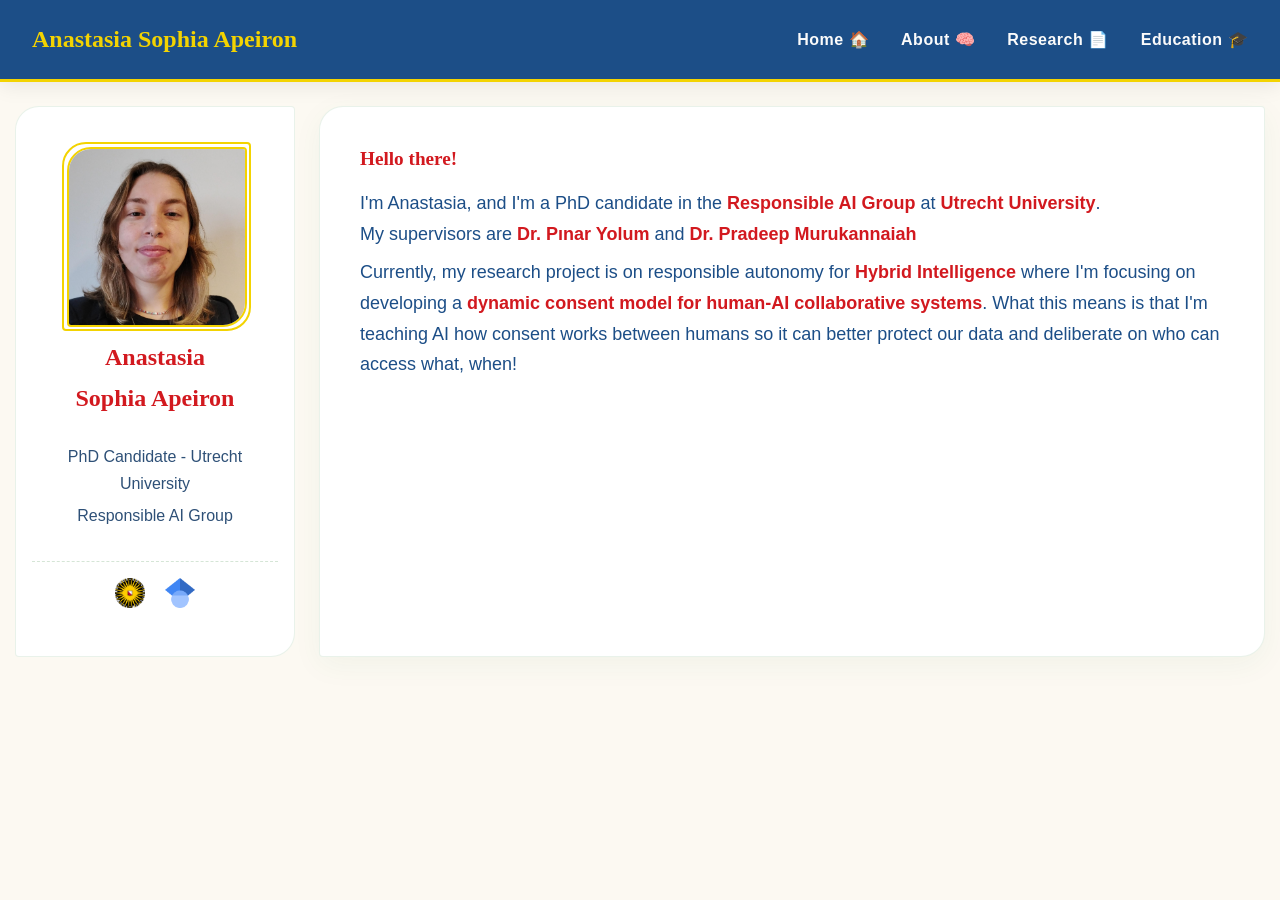
<file: index.html>
<!DOCTYPE html>
<html lang="en">
<head>
    <meta charset="UTF-8">
    <meta name="viewport" content="width=device-width, initial-scale=1.0">
    <title>Anastasia Sophia Apeiron</title>
    <link rel="stylesheet" href="styles.css">
    <script src="scripts.js" defer></script>
</head>
<body>

    <nav class="navbar">
        <div class="nav-logo">
            Anastasia Sophia Apeiron
        </div>
        <ul class="nav-links">
            <li><a href="index.html">Home 🏠</a></li>
            <li><a href="about.html">About 🧠</a></li>
            <li><a href="research.html">Research 📄</a></li>
            <li><a href="education.html">Education 🎓</a></li>
        </ul>
    </nav>

    <main class="main-container">
        <aside class="sidebar">
            <div class="profile-frame">
                <img src="assets/img/profilePhoto.jpg" alt="Profile Picture" class="profile-img">
            </div>
            <h2>Anastasia <br> Sophia Apeiron</h2>
            <p>PhD Candidate - Utrecht University</p>
            <p>Responsible AI Group</p>
            <br>
            <ul class="social-links">
                <li><a href="https://www.uu.nl/medewerkers/ASApeiron"><img src="assets/img/uu-logo-en-geenwitruimte.png" width="30px"></a></li>
                <li><a href="https://scholar.google.com/citations?user=KQgxkHEAAAAJ&hl=en"><img src="assets/img/768px-Google_Scholar_logo.svg.png" width="30px"></a></li>
            </ul>
        </aside>


        <section class="blog-post">
                <h2 class="post-title">Hello there!</h2>
                <p class="main-text">
                    I'm Anastasia, and I'm a PhD candidate in the <a href="https://www.uu.nl/en/research/ai-data-science/responsible-ai" target="blank">Responsible AI Group</a> 
                    at <a href="https://www.uu.nl/" target="blank">Utrecht University</a>.
                    <br>
                    My supervisors are <a href="https://scholar.google.com/citations?user=lbdyKlYAAAAJ&hl=en" target="blank">Dr. Pınar Yolum</a>
                    and <a href="https://scholar.google.com/citations?user=zezL27wAAAAJ&hl=en" target="blank">Dr. Pradeep Murukannaiah</a>
                </p>
                <p class="main-text">
                    Currently, my research project is on responsible autonomy for <a href="https://www.hybrid-intelligence-centre.nl/" target="blank">Hybrid Intelligence</a>
                    where I'm focusing on developing a <a href="https://www.hybrid-intelligence-centre.nl/wp-content/uploads/2025/08/2.16-Anastasia-Sophia-Apeiron-poster.pdf" target="blank">dynamic consent model for human-AI collaborative systems</a>. What this means is that I'm teaching AI how consent works between humans so it can better protect
                    our data and deliberate on who can access what, when!
                </p>
                <p class="main-text"></p>

        </section>

    </main>

</body>
</html>
</file>
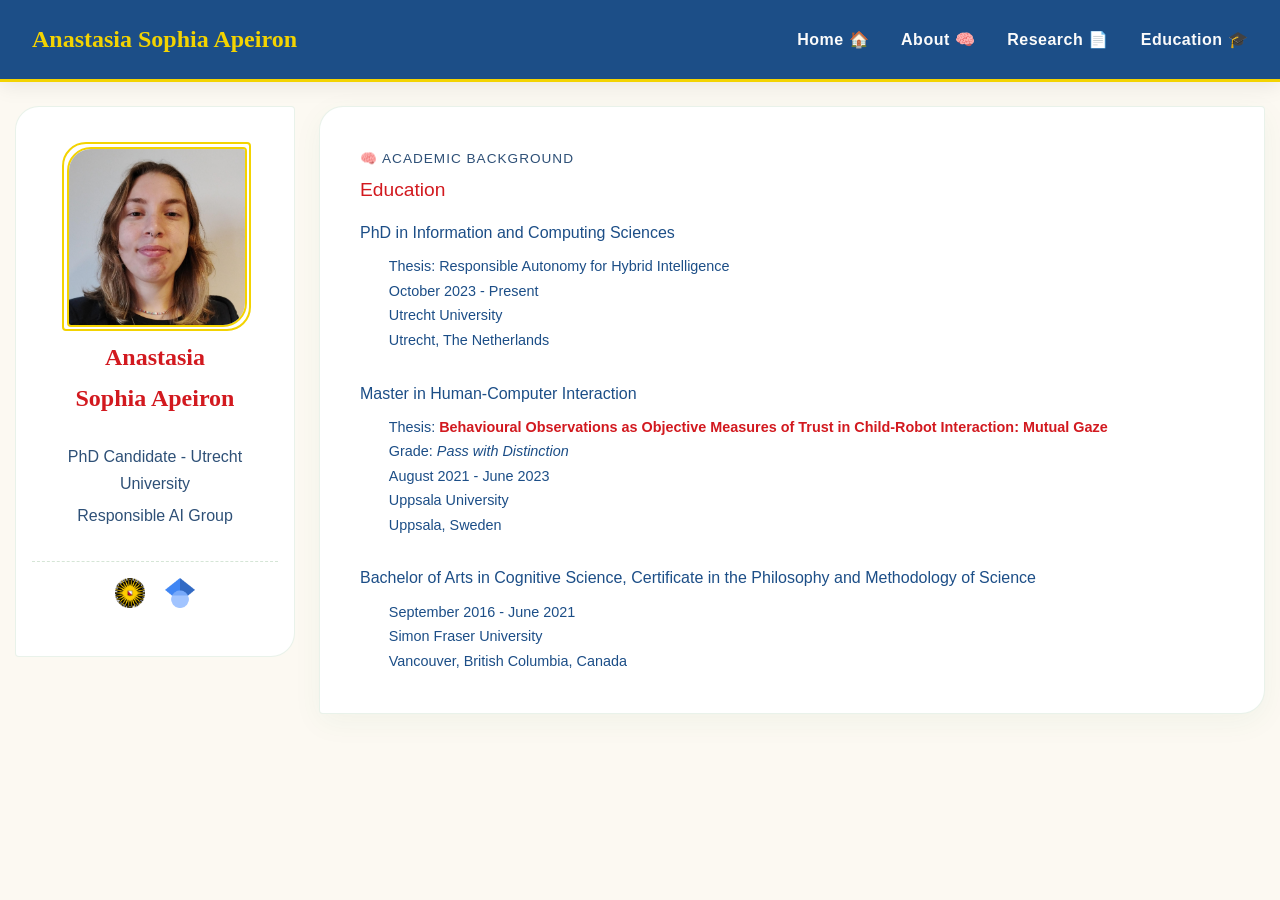
<file: about.html>
<!DOCTYPE html>
<html lang="en">
<head>
    <meta charset="UTF-8">
    <meta name="viewport" content="width=device-width, initial-scale=1.0">
    <title>Anastasia Sophia Apeiron</title>
    <link rel="stylesheet" href="styles.css">
    <script src="scripts.js" defer></script>
</head>
<body>

    <nav class="navbar">
        <div class="nav-logo">
            Anastasia Sophia Apeiron
        </div>
        <ul class="nav-links">
            <li><a href="index.html">Home 🏠</a></li>
            <li><a href="about.html">About 🧠</a></li>
            <li><a href="research.html">Research 📄</a></li>
            <li><a href="education.html">Education 🎓</a></li>
        </ul>
    </nav>

    <main class="main-container">
        <aside class="sidebar">
            <div class="profile-frame">
                <img src="assets/img/profilePhoto.jpg" alt="Profile Picture" class="profile-img">
            </div>
            <h2>Anastasia <br> Sophia Apeiron</h2>
            <p>PhD Candidate - Utrecht University</p>
            <p>Responsible AI Group</p>
            <br>
            <ul class="social-links">
                <li><a href="https://www.uu.nl/medewerkers/ASApeiron"><img src="assets/img/uu-logo-en-geenwitruimte.png" width="30px"></a></li>
                <li><a href="https://scholar.google.com/citations?user=KQgxkHEAAAAJ&hl=en"><img src="assets/img/768px-Google_Scholar_logo.svg.png" width="30px"></a></li>
            </ul>
        </aside>


        <section class="blog-feed">
            <article class="blog-post">
                <div class="post-meta">🧠 Academic Background</div>
                <div class="post-title">Education</div>
                <div class="post-text">PhD in Information and Computing Sciences</div>
                    <div class="indent-left">
                        <p>Thesis: Responsible Autonomy for Hybrid Intelligence</p>
                        <p>October 2023 - Present</p>
                        <P>Utrecht University</P>
                        <p>Utrecht, The Netherlands</p>
                    </div>
                <br>
                <div class="post-text">Master in Human-Computer Interaction</div>
                <div class="indent-left">
                        <p>Thesis: <a href="https://dl.acm.org/doi/pdf/10.1145/3623809.3623960" target="blank">Behavioural Observations as Objective Measures of Trust in Child-Robot Interaction: Mutual Gaze</a></p>
                        <p>Grade: <em>Pass with Distinction</em></p>
                        <p>August 2021 - June 2023</p>
                        <p>Uppsala University</p>
                        <p>Uppsala, Sweden</p>
                    </div>
                <br>
                <div class="post-text">Bachelor of Arts in Cognitive Science, Certificate in the Philosophy and Methodology of Science</div>
                <div class="indent-left">
                        <p>September 2016 - June 2021</p>
                        <p>Simon Fraser University</p>
                        <p>Vancouver, British Columbia, Canada</p>
                    </div>
                
                
                
            </article>

        </section>

    </main>

</body>
</html>
</file>
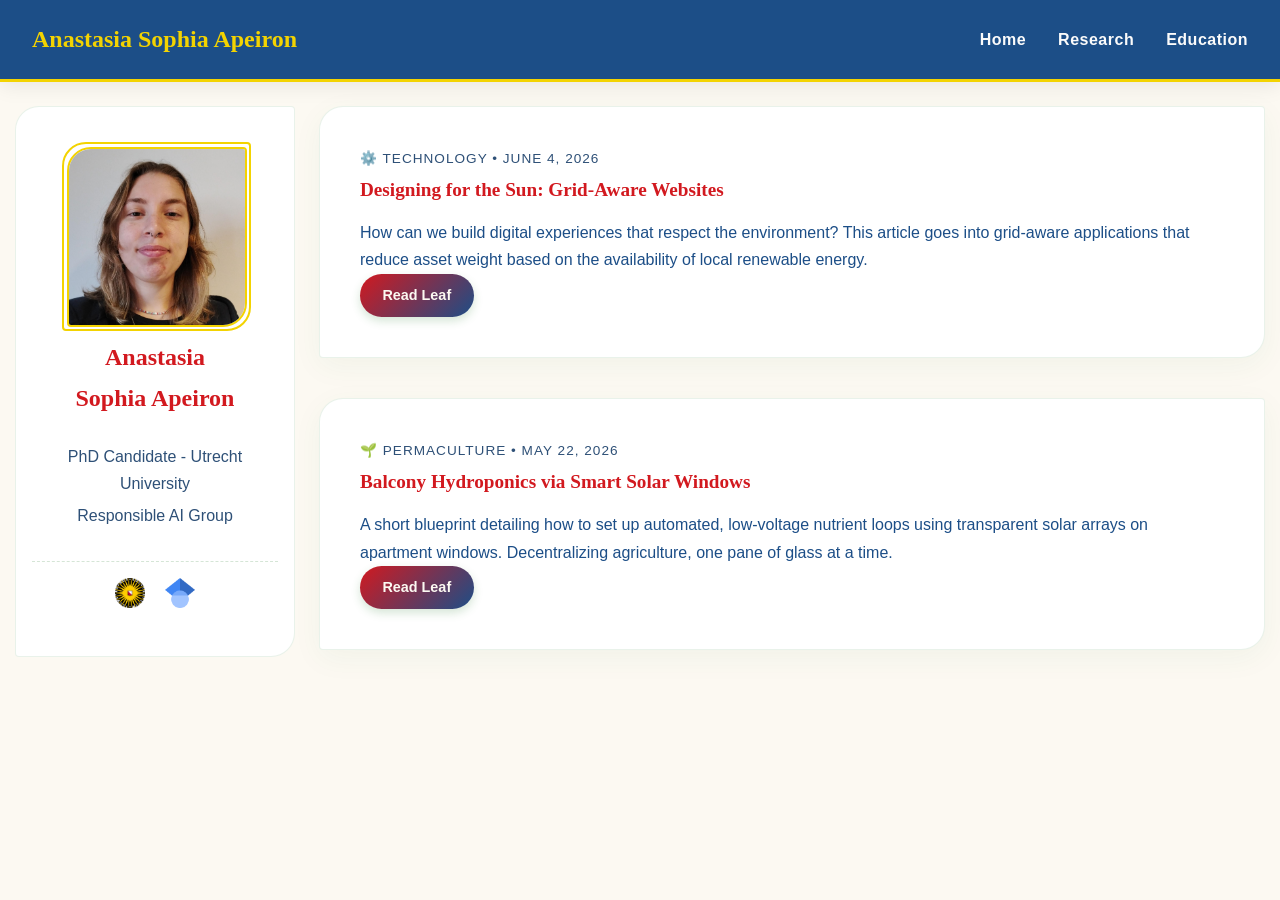
<file: education.html>
<!DOCTYPE html>
<html lang="en">
<head>
    <meta charset="UTF-8">
    <meta name="viewport" content="width=device-width, initial-scale=1.0">
    <title>Anastasia Sophia Apeiron</title>
    <link rel="stylesheet" href="styles.css">
    <script src="scripts.js" defer></script>
</head>
<body>

    <nav class="navbar">
        <div class="nav-logo">
            Anastasia Sophia Apeiron
        </div>
        <ul class="nav-links">
            <li><a href="index.html">Home</a></li>
            <li><a href="research.html">Research</a></li>
            <li><a href="education.html">Education</a></li>
        </ul>
    </nav>

    <main class="main-container">
        <aside class="sidebar">
            <div class="profile-frame">
                <img src="assets/img/profilePhoto.jpg" alt="Profile Picture" class="profile-img">
            </div>
            <h2>Anastasia <br> Sophia Apeiron</h2>
            <p>PhD Candidate - Utrecht University</p>
            <p>Responsible AI Group</p>
            <br>
            <ul class="social-links">
                <li><a href="https://www.uu.nl/medewerkers/ASApeiron"><img src="assets/img/uu-logo-en-geenwitruimte.png" width="30px"></a></li>
                <li><a href="https://scholar.google.com/citations?user=KQgxkHEAAAAJ&hl=en"><img src="assets/img/768px-Google_Scholar_logo.svg.png" width="30px"></a></li>
            </ul>
        </aside>


        <section class="blog-feed">
            <article class="blog-post">
                <div class="post-meta">⚙️ Technology • June 4, 2026</div>
                <h2 class="post-title"><a href="#">Designing for the Sun: Grid-Aware Websites</a></h2>
                <p class="post-excerpt">
                    How can we build digital experiences that respect the environment? This article goes into grid-aware applications that reduce asset weight based on the availability of local renewable energy. 
                </p>
                <a href="#" class="read-more-btn">Read Leaf</a>
            </article>

            <article class="blog-post">
                <div class="post-meta">🌱 Permaculture • May 22, 2026</div>
                <h2 class="post-title"><a href="#">Balcony Hydroponics via Smart Solar Windows</a></h2>
                <p class="post-excerpt">
                    A short blueprint detailing how to set up automated, low-voltage nutrient loops using transparent solar arrays on apartment windows. Decentralizing agriculture, one pane of glass at a time.
                </p>
                <a href="#" class="read-more-btn">Read Leaf</a>
            </article>

        </section>

    </main>

</body>
</html>
</file>
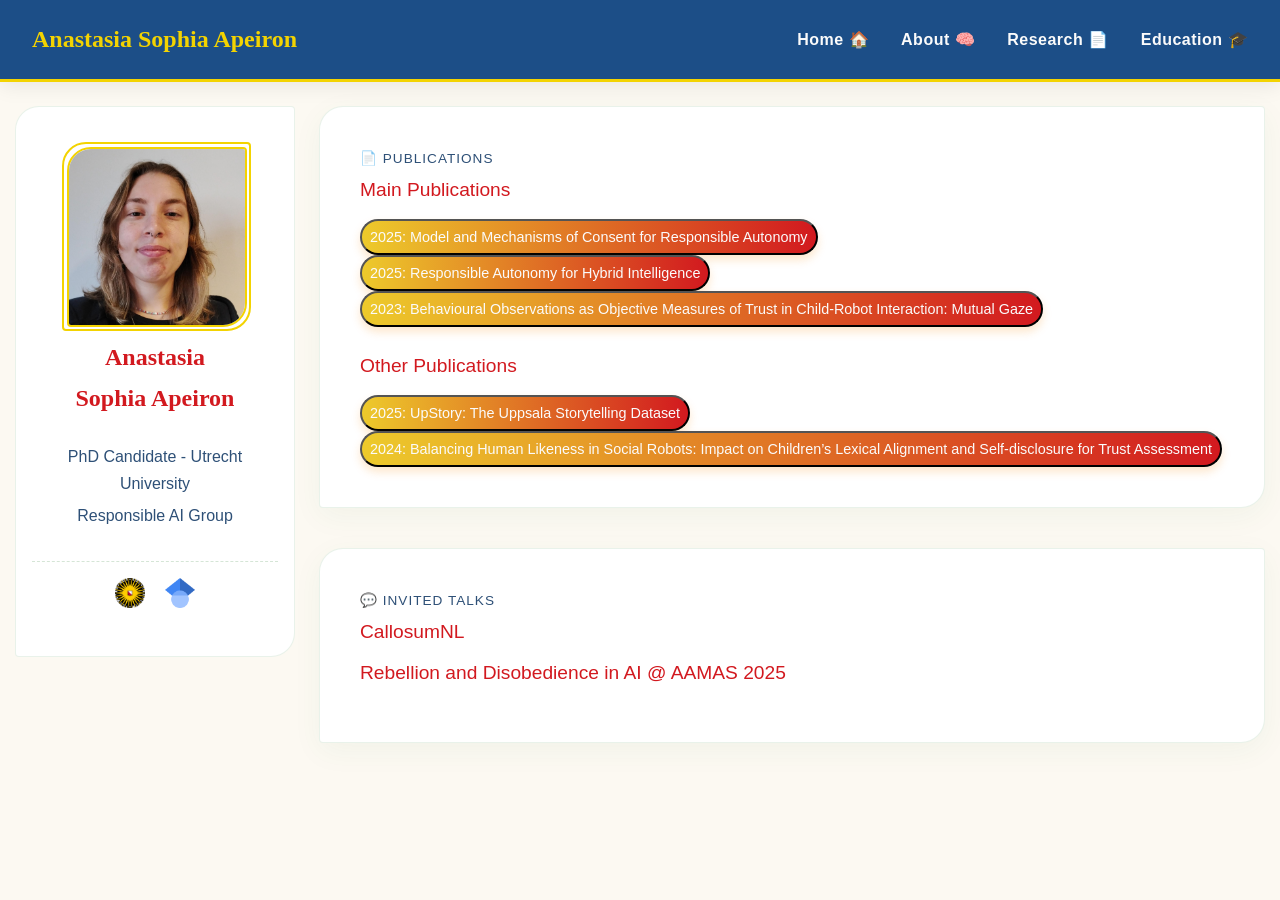
<file: research.html>
<!DOCTYPE html>
<html lang="en">
<head>
    <meta charset="UTF-8">
    <meta name="viewport" content="width=device-width, initial-scale=1.0">
    <title>Anastasia Sophia Apeiron</title>
    <link rel="stylesheet" href="styles.css">
    <script src="scripts.js" defer></script>
</head>
<body>

    <nav class="navbar">
        <div class="nav-logo">
            Anastasia Sophia Apeiron
        </div>
        <ul class="nav-links">
            <li><a href="index.html">Home 🏠</a></li>
            <li><a href="about.html">About 🧠</a></li>
            <li><a href="research.html">Research 📄</a></li>
            <li><a href="education.html">Education 🎓</a></li>
            
        </ul>
    </nav>

    <main class="main-container">
        <aside class="sidebar">
            <div class="profile-frame">
                <img src="assets/img/profilePhoto.jpg" alt="Profile Picture" class="profile-img">
            </div>
            <h2>Anastasia <br> Sophia Apeiron</h2>
            <p>PhD Candidate - Utrecht University</p>
            <p>Responsible AI Group</p>
            <br>
            <ul class="social-links">
                <li><a href="https://www.uu.nl/medewerkers/ASApeiron"><img src="assets/img/uu-logo-en-geenwitruimte.png" width="30px"></a></li>
                <li><a href="https://scholar.google.com/citations?user=KQgxkHEAAAAJ&hl=en"><img src="assets/img/768px-Google_Scholar_logo.svg.png" width="30px"></a></li>
            </ul>
        </aside>

        <section class="blog-feed">
            <article class="blog-post">
                <div class="post-meta">📄 Publications</div>
                <div class="post-title">Main Publications</div>
                <button type="button" class="collapsible">2025: Model and Mechanisms of Consent for Responsible Autonomy</button>
                <div class="content">
                    <p>ABSTRACT: Socio-technical systems rely on human and software agents exercising their autonomy at the right time with the right limits. This requires each agent to know what they can do, when they need help or resources from others, and how they need to interact with others to obtain these resources. To facilitate responsible autonomy, we advocate for the use of consent as an abstraction. Although consent has been a part of the software ecosystem, there has been little work to understand its dynamics formally, and to devise mechanisms to use consent in facilitating autonomy. We propose a formal representation of consent based on its philosophical roots, a life-cycle to capture its evolution over interactions, and algorithms to express the consent mechanisms computationally. Following this, we demonstrate how this representation can model and detect various realistic autonomy violations on the web using a real-life example. Finally, we demonstrate a mechanism to dynamically enable consent to regulate the appropriate use of autonomy.</p>
                    <center>
                    <a class="read-more-btn" href="https://www.ifaamas.org/Proceedings/aamas2025/pdfs/p133.pdf" target="blank">PDF</a>
                    </center>
                    <br>
                </div>
                <br>
                <button type="button" class="collapsible">2025: Responsible Autonomy for Hybrid Intelligence</button>
                <div class="content">
                    <p>ABSTRACT: In hybrid intelligence (HI) systems, artificial intelligence (AI) agents and humans work together to solve complex tasks. In these interactions, each agent is expected to work autonomously and be responsible for their actions. By capturing consent as a regulation of actions in a normative environment (such as a HI system), an agent can determine an appropriate action within the normative environment, and reason on the moral and ethical requirements and effects of the action. Current consent representations do not allow agents to reason on normative actions, which limit agent autonomy. We are developing a representation of consent that captures the nuances of consent from human-human interaction, and expresses them computationally to allow the AI agent to responsibly practice autonomy in a HI system. In future work, the proposed representation will be evaluated against human intuitions about consent, and compared to current consent representations to ensure a robust and domain-agnostic formalisation. Further research includes developing a consent representation that can manage multi-party consent and shared resources, specifying accounts for consent violations to determine culpability, and exploring a developmental approach to norm representation and management for greater perceived agent responsibility and autonomy in a HI system.</p>
                    <center>
                    <a class="read-more-btn" href="https://www.ifaamas.org/Proceedings/aamas2025/pdfs/p2911.pdf" target="blank">PDF</a>
                    </center>
                    <br>
                </div>
                <br>
                <button type="button" class="collapsible">2023: Behavioural Observations as Objective Measures of Trust in Child-Robot Interaction: Mutual Gaze</button>
                <div class="content">
                    <p>ABSTRACT: In developing a computational model of trust, this paper summarises the findings in a previous study exploring mutual gaze as a behavioural parameter of social trust and liking. Drawing on the data collected in a related paper, which provides us with video clips of children interacting with a robot during a collaborative storytelling game, we look at the interactions between metrics assessing social trust and liking, and the development of mutual gaze as an objective measure of social trust and liking. We achieve this through several statistical analyses between the percent of mutual gaze in each interaction, scores from social trust and liking metrics, age of the participant, and duration. The findings of our study support the use of mutual gaze as an objective measure for liking, but there is still not sufficient evidence to support the use of mutual gaze as an objective measure to identify and capture social trust as a whole. Furthermore, interaction context impacts the amount of mutual gaze in an interaction, and the age of the participant has an impact on the amount of mutual gaze that occurs.</p>
                    <center>
                    <a class="read-more-btn" href="https://dl.acm.org/doi/pdf/10.1145/3623809.3623960" target="blank">PDF</a>
                    </center>
                    <br>
                </div>
                
                <br>
                <br>

 
                <div class="post-title">Other Publications</div>
                <button type="button" class="collapsible">2025: UpStory: The Uppsala Storytelling Dataset</button>
                <div class="content">
                    <p>ABSTRACT: Friendship and rapport play an important role in the formation of constructive social interactions, and have been widely studied in education due to their impact on learning outcomes. Given the growing interest in automating the analysis of such phenomena through Machine Learning, access to annotated interaction datasets is highly valuable. However, no dataset on child-child interactions explicitly capturing rapport currently exists. Moreover, despite advances in the automatic analysis of human behavior, no previous work has addressed the prediction of rapport in child-child interactions in educational settings. We present UpStory — the Uppsala Storytelling dataset: a novel dataset of naturalistic dyadic interactions between primary school aged children, with an experimental manipulation of rapport. Pairs of children aged 8–10 participate in a task-oriented activity: designing a story together, while being allowed free movement within the play area. We promote balanced collection of different levels of rapport by using a within-subjects design: self-reported friendships are used to pair each child twice, either minimizing or maximizing pair separation in the friendship network. The dataset contains data for 35 pairs, totaling 3 h 40 m of audiovisual recordings. It includes two video sources, and separate voice recordings per child. An anonymized version of the dataset is made publicly available, containing per-frame head pose, body pose, and face features. Finally, we confirm the informative power of the UpStory dataset by establishing baselines for the prediction of rapport. A simple approach achieves 68% test accuracy using data from one child, and 70% test accuracy aggregating data from a pair.</p>
                    <center>
                    <a class="read-more-btn" href="https://pmc.ncbi.nlm.nih.gov/articles/PMC12320241/pdf/frobt-12-1547578.pdf" target="blank">PDF</a>
                    </center>
                    <br>
                </div>
                <br>
                <button type="button" class="collapsible">2024: Balancing Human Likeness in Social Robots: Impact on Children’s Lexical Alignment and Self-disclosure for Trust Assessment</button>
                <div class="content">
                    <p>ABSTRACT: While there is evidence that human-like characteristics in robots could benefit child-robot interaction in many ways, open questions remain about the appropriate degree of human likeness that should be implemented in robots to avoid adverse effects on acceptance and trust. This study investigates how human likeness, appearance and behavior, influence children’s social and competency trust in a robot. We first designed two versions of the Furhat robot with visual and auditory human-like and machine-like cues validated in two online studies. Secondly, we created verbal behaviors where human likeness was manipulated as responsiveness regarding the robot’s lexical matching. Then, 52 children (7–10 years old) played a storytelling game in a between-subjects experimental design. Results show that the conditions did not affect subjective trust measures. However, objective measures showed that human likeness affects trust differently. While low human-like appearance enhanced social trust, high human-like behavior improved children’s acceptance of the robot’s task-related suggestions. This work provides empirical evidence on manipulating facial features and behavior to control human likeness in a robot with a highly human-like morphology. We discuss the implications and importance of balancing human like-ness in robot design and its impacts on task performance, as it directly impacts trust-building with children.</p>
                    <center>
                    <a class="read-more-btn" href="https://dl.acm.org/doi/pdf/10.1145/3659062" target="blank">PDF</a>
                    </center>
                    <br>
                </div>
            
            </article>

            <article class="blog-post">
                <div class="post-meta">💬 Invited Talks</div>
                <div class="post-title">CallosumNL</div>
                <div class="post-title">Rebellion and Disobedience in AI @ AAMAS 2025</div>
                
            </article>


        </section>


    </main>

</body>
</html>
</file>
<file: styles.css>
/* --- SOLARPUNK VARIABLE PALETTE --- */
:root {
    --bg-color: #fcf9f2;         /* Warm sunlit cream */
    --card-bg: #ffffff;          /* Crisp clean white */
    --text-color: #1C4E87;       /* Dusk blue*/
    --text-muted: #2E5077;       /* Dusk blue - low saturation */
    --primary-color: #D2191F;    /* Flag red*/
    --accent-color: #f3d301;
    --accent-col2: #EDCA2B;     /* Bright gold */
    --nav-bg: #1c4e87;          
    --nav-text: #fbfbfb;
    --border-radius-organic: 24px 4px 24px 4px; /* Leaf-like asymmetric curves */
    --solar-glow: 0 8px 30px rgba(46, 125, 50, 0.05);
}

/* Bioluminescent Night Mode attributes */
[data-theme="dark"] {
    --bg-color: #0d1b15;         /* Deep midnight compost/soil */
    --card-bg: #14281d;          /* Dark moss green */
    --text-color: #e2f0d9;       /* Pale leaf sprout */
    --text-muted: #85a98f;       /* Bioluminescent algae tint */
    --primary-color: #52b788;    /* Glowing neon sprout green */
    --accent-color: #00b4d8;     /* Clean water cyan */
    --nav-bg: #0b1410;
    --nav-text: #e2f0d9;
    --solar-glow: 0 8px 30px rgba(82, 183, 136, 0.1);
}

/* --- BASE STYLES --- */
* {
    box-sizing: border-box;
    margin: 0;
    padding: 0;
    transition: all 0.4s ease;
}

body {
    font-family: 'Segoe UI', Roboto, Helvetica, Arial, sans-serif;
    background-color: var(--bg-color);
    color: var(--text-color);
    line-height: 1.7;
}

h1, h2, h3, .nav-logo {
    font-family: 'Georgia', serif;
    font-weight: 700;
}

a {
    color: var(--primary-color);
    text-decoration: none;
    font-weight: 600;
}

a:hover {
    color: var(--accent-color);
}

/* --- TOP MENU BAR --- */
.navbar {
    position: sticky;
    top: 0;
    background-color: var(--nav-bg);
    color: var(--nav-text);
    display: flex;
    justify-content: space-between;
    align-items: center;
    padding: 1.2rem 2rem;
    box-shadow: 0 4px 20px rgba(0,0,0,0.08);
    z-index: 1000;
    border-bottom: 3px solid var(--accent-color);
}

.nav-logo {
    font-size: 1.5rem;
    color: var(--accent-color);
    display: flex;
    align-items: center;
    gap: 0.5rem;
}

.nav-links {
    display: flex;
    list-style: none;
    gap: 2rem;
    align-items: center;
}

.nav-links a {
    color: var(--nav-text);
    font-size: 1rem;
    letter-spacing: 0.5px;
}

.nav-links a:hover {
    color: var(--accent-color);
}

.theme-toggle {
    background: transparent;
    border: 2px solid var(--accent-color);
    color: var(--accent-color);
    padding: 0.4rem 1rem;
    border-radius: 30px;
    cursor: pointer;
    font-weight: bold;
    font-size: 0.85rem;
}

.theme-toggle:hover {
    background: var(--accent-color);
    color: var(--nav-bg);
    box-shadow: 0 0 12px var(--accent-color);
}

/* --- MAIN LAYOUT --- */
.main-container {
    max-width: 1250px;
    margin: 1.5rem auto;
    display: grid;
    grid-template-columns: 280px 1fr;
    gap: 1.5rem;
}

/* --- LEFT COLUMN: BIOGRAPHY --- */
.sidebar {
    background-color: var(--card-bg);
    padding: 2.5rem 1rem;
    border-radius: var(--border-radius-organic);
    height: fit-content;
    position: sticky;
    top: 6rem;
    border: 1px solid rgba(46, 125, 50, 0.1);
    text-align: center;
}

.profile-frame {
    position: relative;
    width: 150px;
    height: 150px;
    margin: 0 2.2rem 2.5rem;
}

.profile-img {
    width: 120%;
    height: 120%;
    border-radius: var(--border-radius-organic);
    object-fit: cover;
    border: 2px solid var(--accent-color);
}

.profile-frame::before {
    content: '';
    position: absolute;
    top: -5px; left: -5px; right: -34px; bottom: -34px;
    border: 2px solid var(--accent-color);
    border-radius: var(--border-radius-organic);
}

.sidebar h2 {
    font-size: 1.5rem;
    color: var(--primary-color);
    margin-bottom: 1.5rem;
}

.sidebar p {
    color: var(--text-muted);
    font-size: 1rem;
    margin-bottom: 0.3rem;
}

.social-links {
    display: flex;
    justify-content: center;
    gap: 1.2rem;
    list-style: none;
    border-top: 1px dashed rgba(46, 125, 50, 0.2);
    padding-top: 1rem;
}

/* --- RIGHT COLUMN: SOLAR BLOG FEED --- */
.blog-feed {
    display: flex;
    flex-direction: column;
    gap: 2.5rem;
}

.blog-post {
    background-color: var(--card-bg);
    padding: 2.5rem;
    border-radius: var(--border-radius-organic);
    box-shadow: var(--solar-glow);
    border: 1px solid rgba(46, 125, 50, 0.1);
    position: relative;
    overflow: hidden;
}

.blog-post::after {
    position: absolute;
    top: 1.5rem;
    right: 1.5rem;
    opacity: 0.15;
    font-size: 1.5rem;
}

.post-meta {
    font-size: 0.85rem;
    color: var(--text-muted);
    text-transform: uppercase;
    letter-spacing: 1px;
    margin-bottom: 0.5rem;
    display: flex;
    align-items: center;
    gap: 0.5rem;
}

.post-title {
    margin-bottom: 1rem;
    font-size: 1.2rem;
    line-height: 1.3;
}

.post-title {
    color: var(--primary-color);
}

.post-title a:hover {
    color: var(--accent-color);
}

.main-text {
    margin-bottom: 0.5rem;
    color: var(--text-color);
    font-size: large;
    opacity: 1;
}


.post-text {
    margin-bottom: 0.5rem;
    color: var(--text-color);
    font-size: medium;
    opacity: 1;
}

.indent-left {
    margin-left: 2em;
    font-size: 0.9em;
}

.read-more-btn {
    display: inline-block;
    background: linear-gradient(135deg, var(--primary-color), var(--nav-bg));
    color: var(--bg-color) !important;
    padding: 0.6rem 1.4rem;
    border-radius: 30px;
    font-size: 0.9rem;
    box-shadow: 0 4px 10px rgba(46, 125, 50, 0.2);
}

.read-more-btn:hover {
    transform: translateY(-2px);
    box-shadow: 0 6px 15px rgba(46, 125, 50, 0.3);
    background: var(--accent-color);
    color: var(--nav-bg) !important;
}


.collapsible {
    display: inline-block;
    background: linear-gradient(90deg, var(--accent-col2), var(--primary-color));
    color: var(--nav-text) !important;
    padding: 0.5rem 0.5rem;
    border-radius: 30px;
    font-size: 0.9rem;
    box-shadow: 0 5px 10px rgba(247, 134, 6, 0.2);
}

.active, .collapsible:hover {
    transform: translateY(-2px);
    box-shadow: 0 6px 15px rgba(46, 125, 50, 0.3);
    background: var(--accent-color);
    color: var(--nav-bg) !important;
}

.content {
    padding: 0 18px;
    display: none;
    overflow: hidden;
    background-color: #f1f1f1;
}

/* --- MOBILE VIEW --- */
@media (max-width: 768px) {
    .main-container {
        grid-template-columns: 1fr;
        gap: 2rem;
        margin: 1.5rem auto;
    }

    .sidebar {
        position: relative;
        top: 0;
    }

    .navbar {
        flex-direction: column;
        gap: 1rem;
        text-align: center;
    }
    

}
</file>
